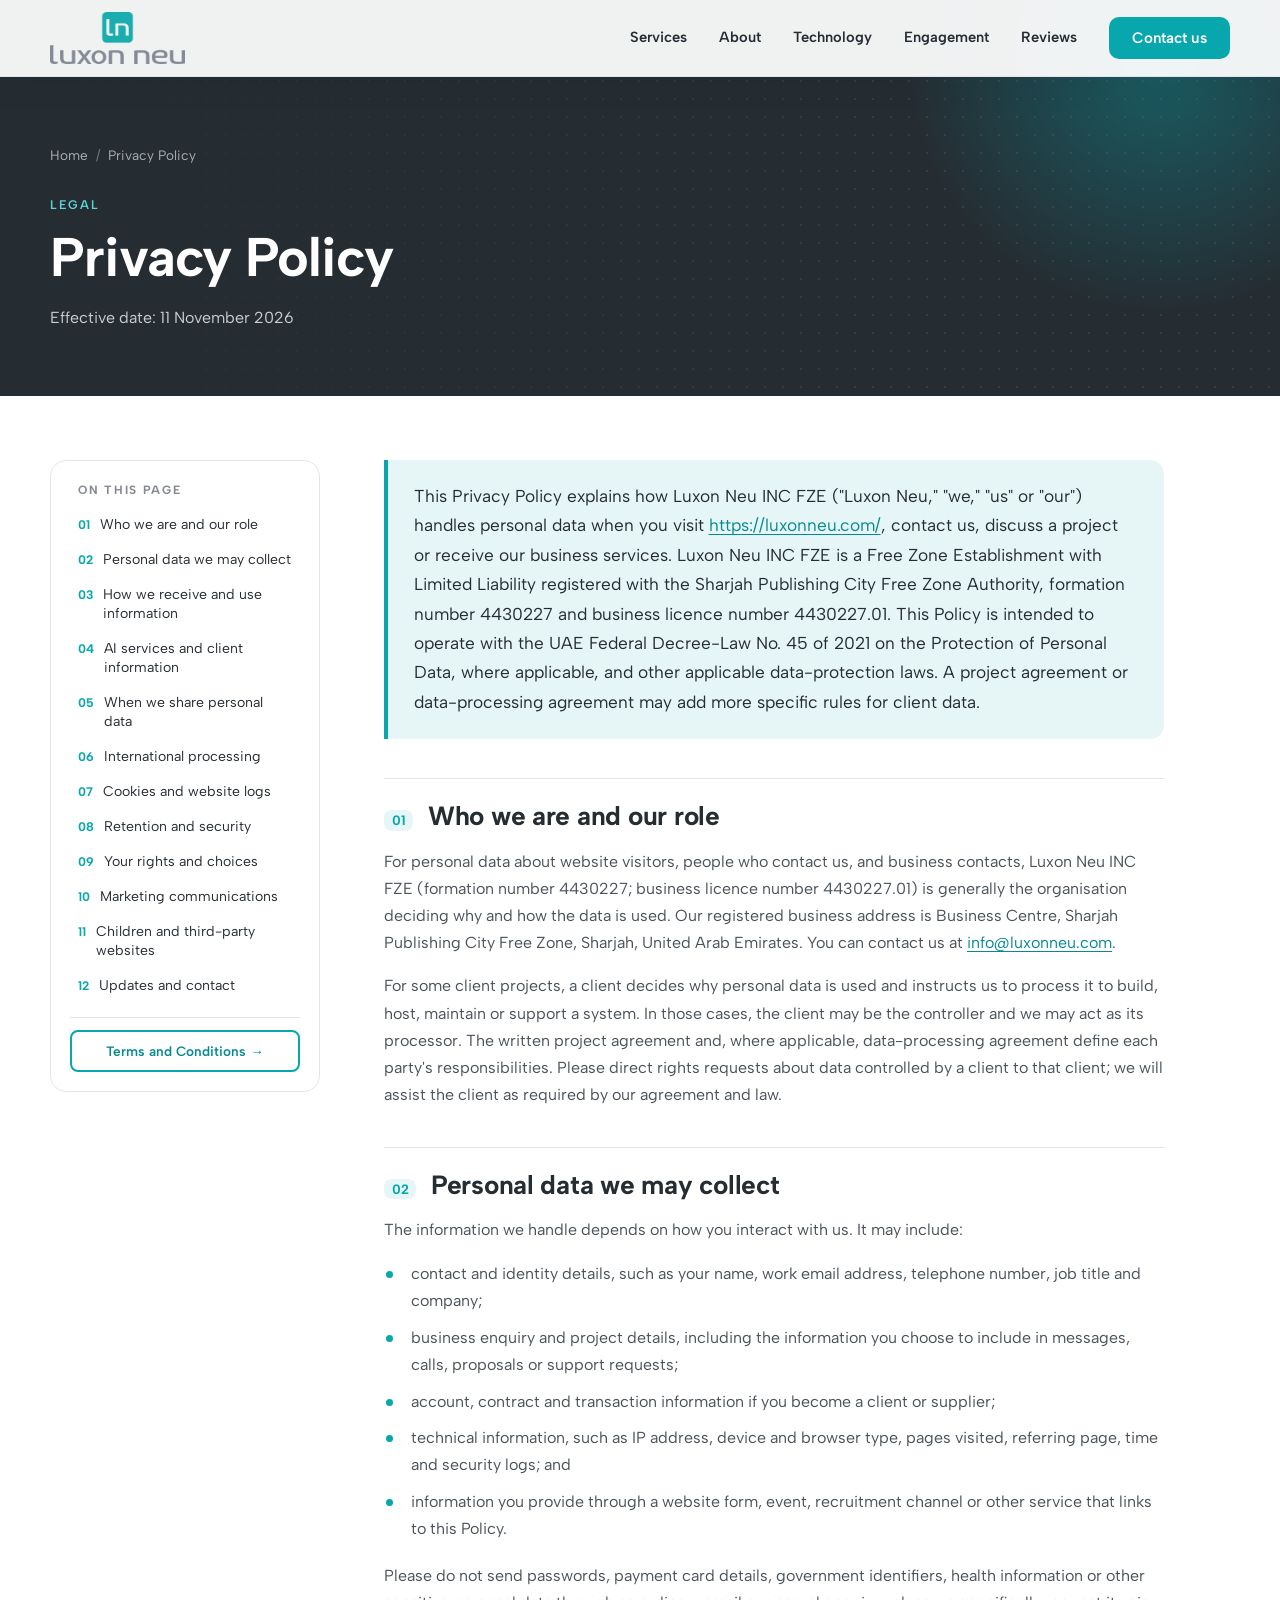
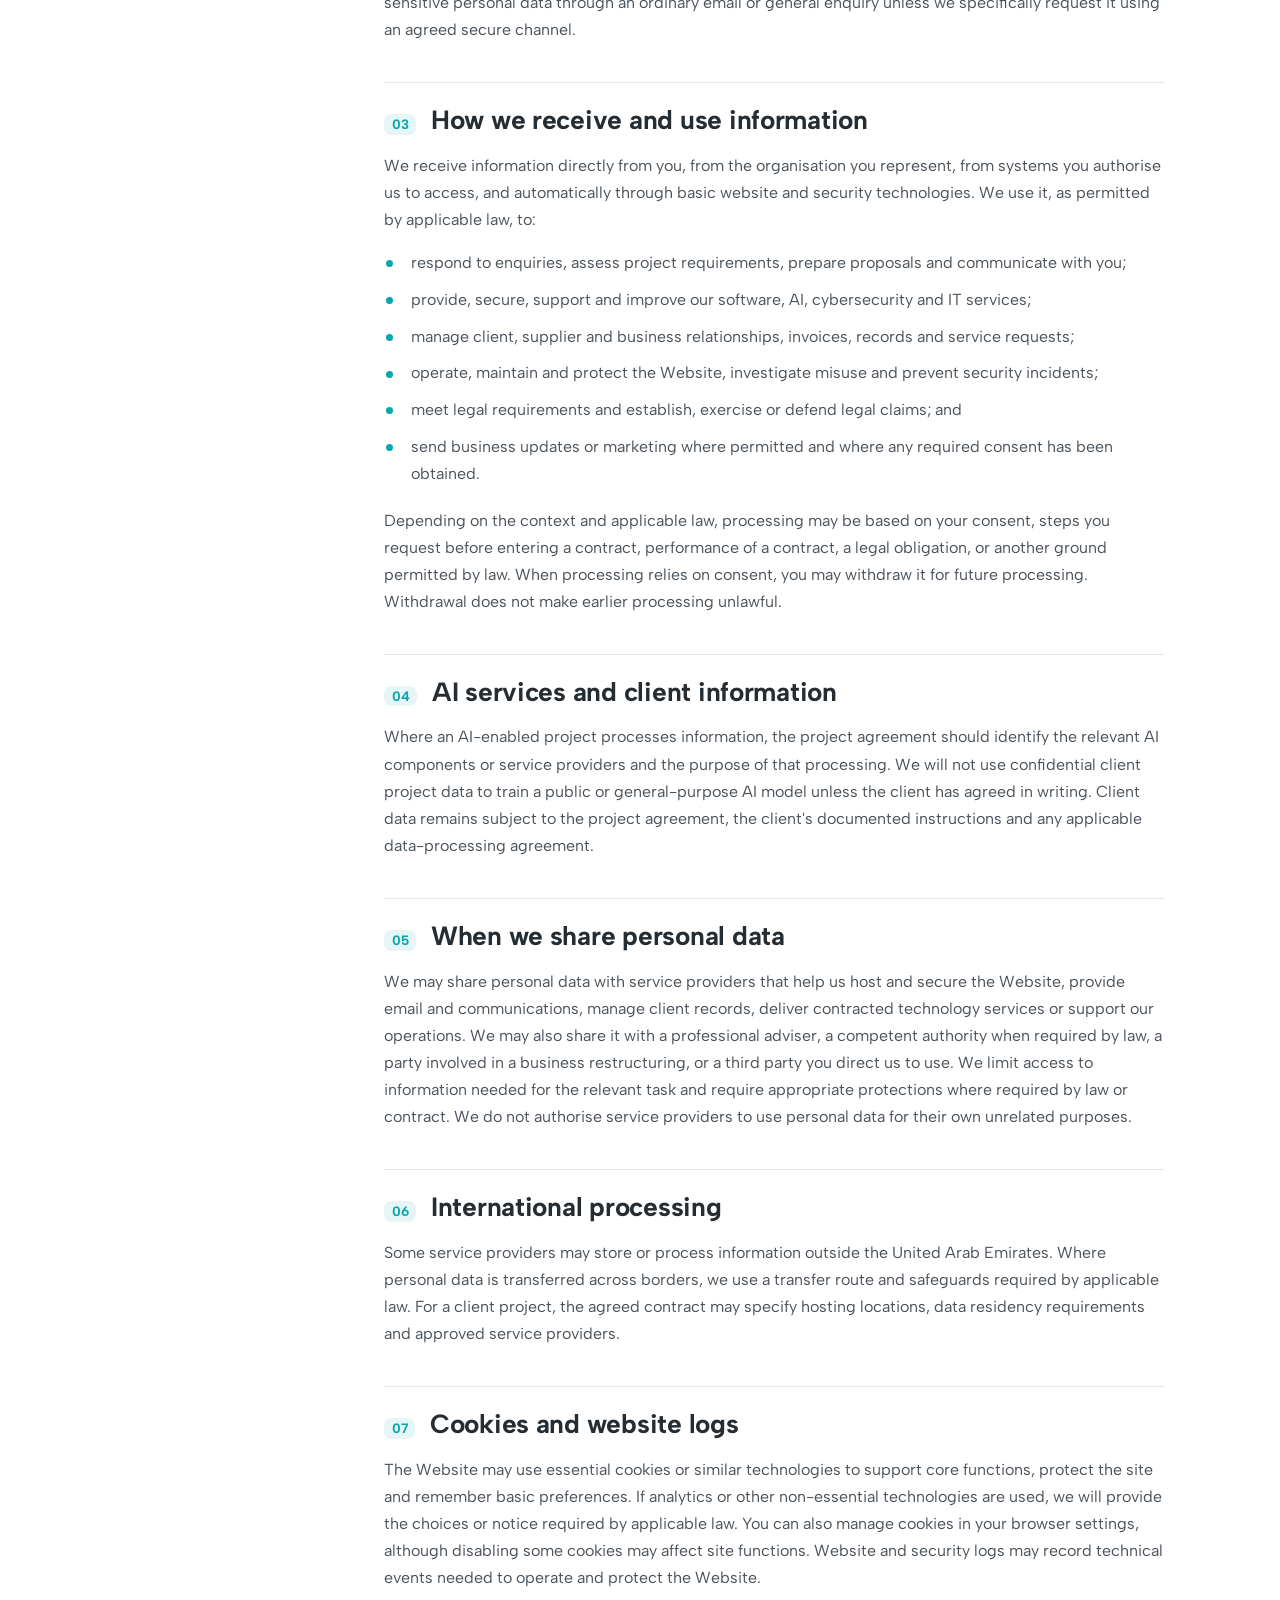
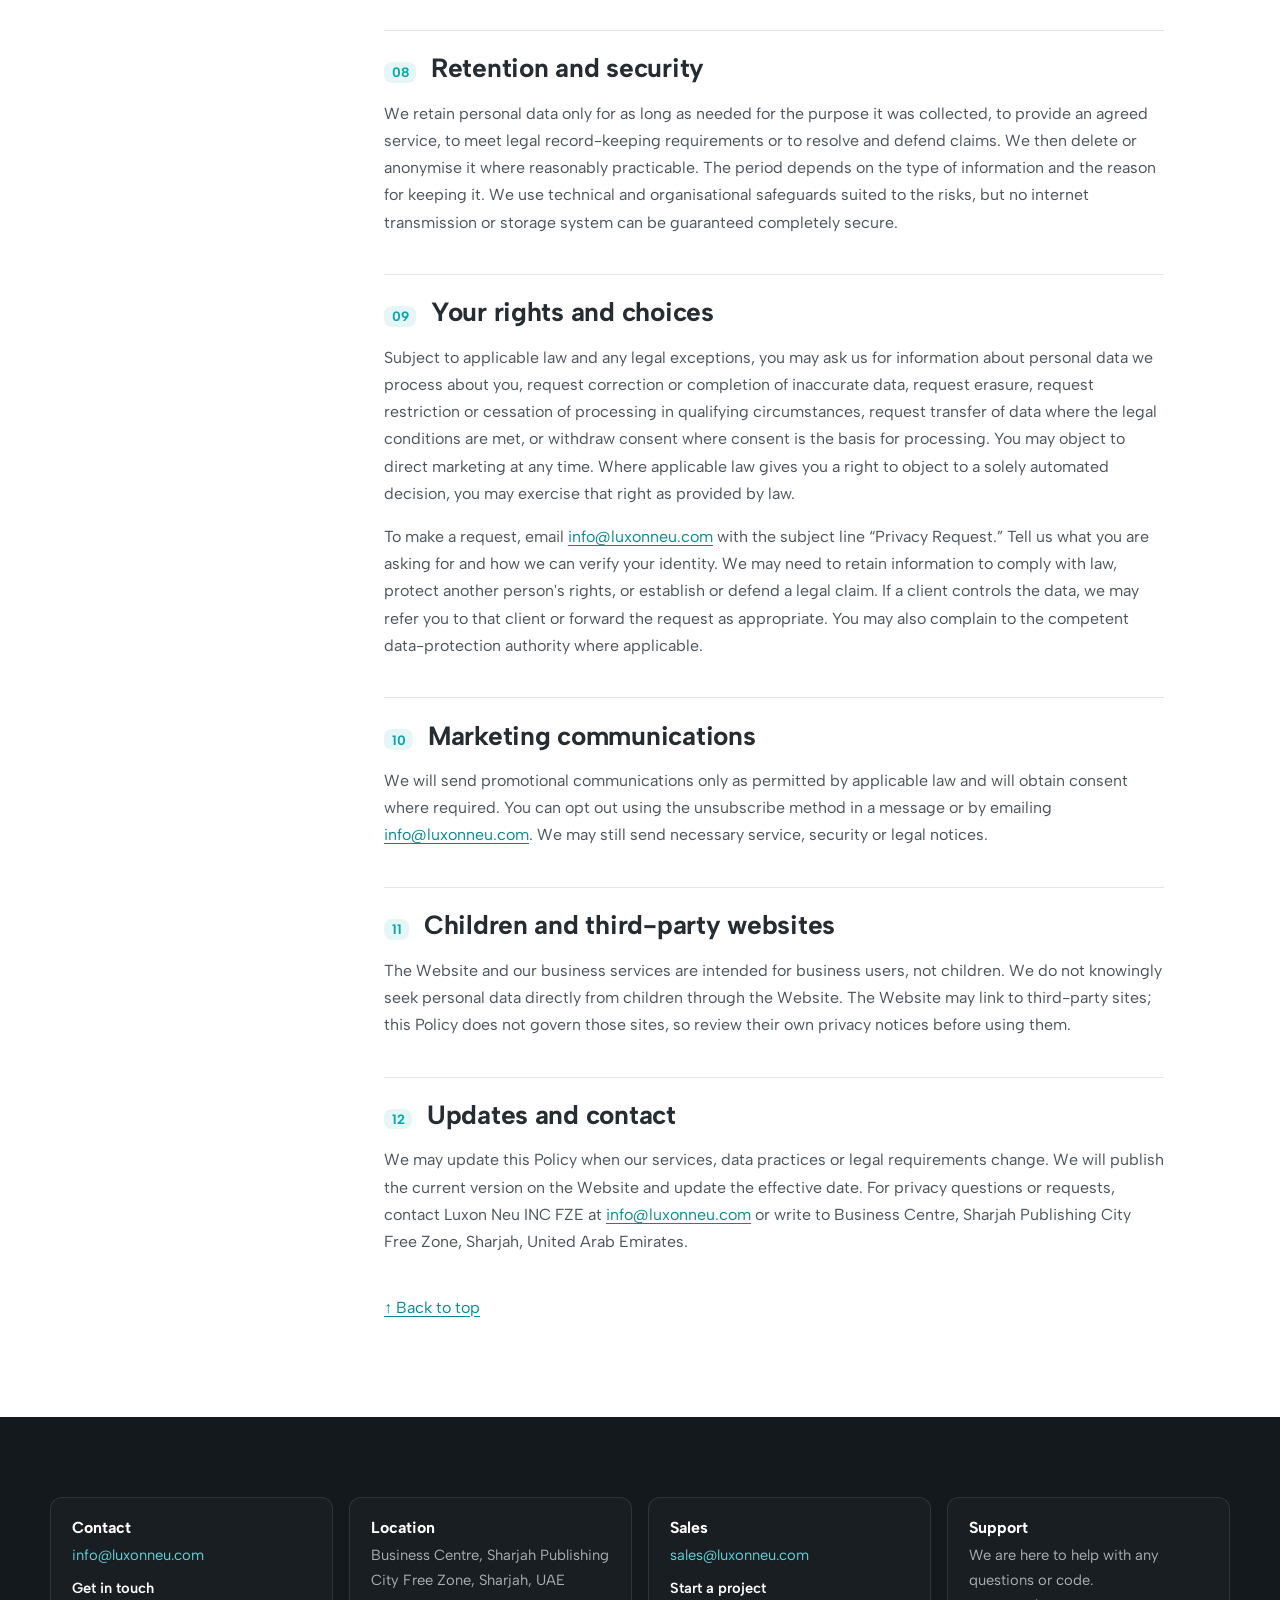
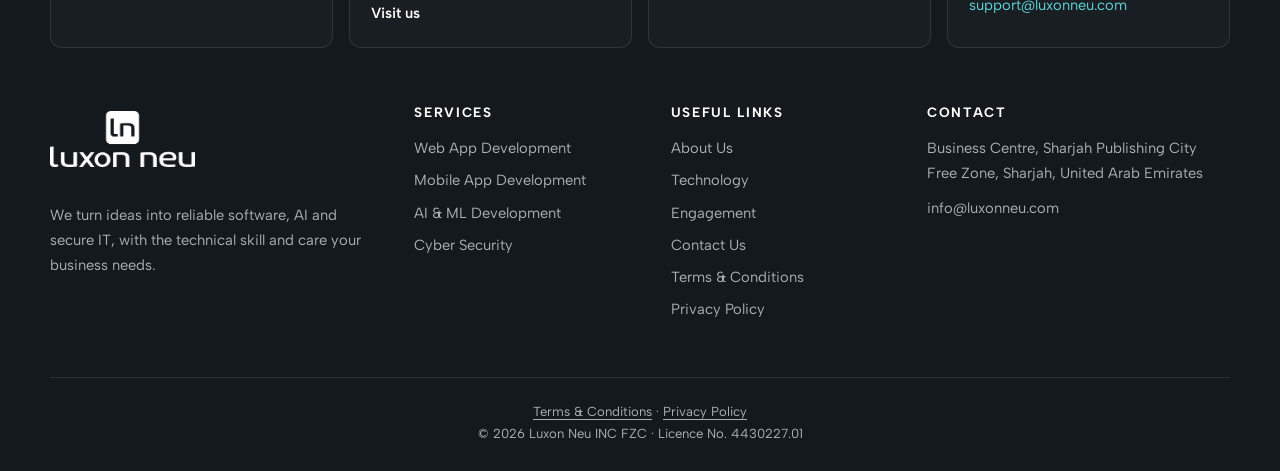
<file: privacy-policy/index.html>
<!DOCTYPE html>
<html lang="en">
<head>
<meta charset="utf-8">
<meta name="viewport" content="width=device-width, initial-scale=1, viewport-fit=cover">
<title>Privacy Policy | Luxon Neu</title>
<meta name="description" content="Privacy Policy for luxonneu.com, operated by Luxon Neu INC FZE, Sharjah Publishing City Free Zone, UAE.">
<meta name="theme-color" content="#08A6AD">
<link rel="icon" type="image/png" href="../assets/mark-color.png">
<link rel="preconnect" href="https://fonts.googleapis.com">
<link rel="preconnect" href="https://fonts.gstatic.com" crossorigin>
<link href="https://fonts.googleapis.com/css2?family=Albert+Sans:wght@400;500;600;700&family=Merriweather:ital,wght@0,400;0,700;1,400&display=swap" rel="stylesheet">
<link rel="stylesheet" href="../styles.css">
</head>
<body class="legal">
<!-- Icons -->
<svg width="0" height="0" style="position:absolute" aria-hidden="true"><defs>
<symbol id="web" viewBox="0 0 24 24"><path d="M3 5h18v14H3zM3 9h18M8 14l-2 1.5L8 17M16 14l2 1.5-2 1.5M13 13l-2 5"/></symbol>
<symbol id="mob" viewBox="0 0 24 24"><path d="M7 2h10v20H7zM11 18.5h2M7 5.5h10"/></symbol>
<symbol id="ai" viewBox="0 0 24 24"><path d="M9 3v3M15 3v3M9 18v3M15 18v3M3 9h3M3 15h3M18 9h3M18 15h3M6 6h12v12H6zM10 10h4v4h-4z"/></symbol>
<symbol id="sh" viewBox="0 0 24 24"><path d="M12 3l8 3v6c0 5-3.5 8-8 9-4.5-1-8-4-8-9V6zM9 12l2 2 4-4"/></symbol>
<symbol id="gr" viewBox="0 0 24 24"><circle cx="12" cy="12" r="3"/><path d="M12 2v3M12 19v3M2 12h3M19 12h3M5 5l2 2M17 17l2 2M19 5l-2 2M7 17l-2 2"/></symbol>
<symbol id="bx" viewBox="0 0 24 24"><path d="M3 7l9-4 9 4v10l-9 4-9-4zM3 7l9 4 9-4M12 11v10"/></symbol>
<symbol id="ml" viewBox="0 0 24 24"><path d="M3 5h18v14H3zM3 6l9 7 9-7"/></symbol>
<symbol id="pn" viewBox="0 0 24 24"><path d="M12 22s7-6 7-12a7 7 0 0 0-14 0c0 6 7 12 7 12z"/><circle cx="12" cy="10" r="2.5"/></symbol>
<symbol id="hs" viewBox="0 0 24 24"><path d="M4 14v-2a8 8 0 0 1 16 0v2M4 14h3v5H4zM17 14h3v5h-3z"/></symbol>
<symbol id="us" viewBox="0 0 24 24"><circle cx="9" cy="8" r="3.5"/><path d="M2.5 20c0-4 3-6 6.5-6s6.5 2 6.5 6M16 5a3.5 3.5 0 0 1 0 6M18 14c2.5.6 3.5 2.6 3.5 6"/></symbol>
<symbol id="ul" viewBox="0 0 24 24"><circle cx="12" cy="8" r="4"/><path d="M4 21c0-4.5 3.5-7 8-7s8 2.5 8 7"/></symbol>
<symbol id="bl" viewBox="0 0 24 24"><path d="M9 18h6M10 21h4M12 3a6 6 0 0 0-4 10.5c.7.7 1 1.5 1 2.5h6c0-1 .3-1.8 1-2.5A6 6 0 0 0 12 3z"/></symbol>
<symbol id="ck" viewBox="0 0 24 24"><circle cx="12" cy="12" r="9"/><path d="M8 12l3 3 5-6"/></symbol>
</defs></svg>
<input type="checkbox" id="nav" class="tg" aria-label="Open menu">
<header><div class="w bar">
  <a class="brand" href="../index.html" aria-label="Luxon Neu home"><img src="../assets/logo-color.png" alt="Luxon Neu" width="140" height="54"></a>
  <nav class="dn" aria-label="Main">
    <a href="../index.html#services">Services</a><a href="../index.html#about">About</a><a href="../index.html#stack">Technology</a><a href="../index.html#engage">Engagement</a><a href="../index.html#reviews">Reviews</a>
    <a href="../index.html#contact" class="btn">Contact us</a>
  </nav>
  <label class="burger" for="nav" aria-label="Menu"><i></i><i></i><i></i></label>
</div></header>
<nav class="menu" aria-label="Mobile"><a href="../index.html#services">Services</a><a href="../index.html#about">About</a><a href="../index.html#stack">Technology</a><a href="../index.html#engage">Engagement</a><a href="../index.html#reviews">Reviews</a><a href="../index.html#contact">Contact us</a></nav>
<main id="top">
<div class="lh"><div class="w">
  <nav class="crumbs" aria-label="Breadcrumb"><a href="../index.html">Home</a><span>/</span>Privacy Policy</nav>
  <span class="eyebrow">Legal</span>
  <h1>Privacy Policy</h1>
  <p class="eff">Effective date: 11 November 2026</p>
</div></div>
<div class="w lg">
  <aside class="toc" aria-label="On this page"><b>On this page</b><a href="#s1"><span>01</span>Who we are and our role</a><a href="#s2"><span>02</span>Personal data we may collect</a><a href="#s3"><span>03</span>How we receive and use information</a><a href="#s4"><span>04</span>AI services and client information</a><a href="#s5"><span>05</span>When we share personal data</a><a href="#s6"><span>06</span>International processing</a><a href="#s7"><span>07</span>Cookies and website logs</a><a href="#s8"><span>08</span>Retention and security</a><a href="#s9"><span>09</span>Your rights and choices</a><a href="#s10"><span>10</span>Marketing communications</a><a href="#s11"><span>11</span>Children and third-party websites</a><a href="#s12"><span>12</span>Updates and contact</a><div class="sw2"><a class="btn ghost-d" href="../terms-and-conditions/">Terms and Conditions →</a></div></aside>
  <article class="lbody">
    <div class="intro"><p>This Privacy Policy explains how Luxon Neu INC FZE ("Luxon Neu," "we," "us" or "our") handles personal data when you visit <a href="https://luxonneu.com/">https://luxonneu.com/</a>, contact us, discuss a project or receive our business services. Luxon Neu INC FZE is a Free Zone Establishment with Limited Liability registered with the Sharjah Publishing City Free Zone Authority, formation number 4430227 and business licence number 4430227.01. This Policy is intended to operate with the UAE Federal Decree-Law No. 45 of 2021 on the Protection of Personal Data, where applicable, and other applicable data-protection laws. A project agreement or data-processing agreement may add more specific rules for client data.</p></div>
    <section class="ls" id="s1"><h2><span class="num">01</span>Who we are and our role</h2>
<p>For personal data about website visitors, people who contact us, and business contacts, Luxon Neu INC FZE (formation number 4430227; business licence number 4430227.01) is generally the organisation deciding why and how the data is used. Our registered business address is Business Centre, Sharjah Publishing City Free Zone, Sharjah, United Arab Emirates. You can contact us at <a href="mailto:info@luxonneu.com">info@luxonneu.com</a>.</p>
<p>For some client projects, a client decides why personal data is used and instructs us to process it to build, host, maintain or support a system. In those cases, the client may be the controller and we may act as its processor. The written project agreement and, where applicable, data-processing agreement define each party's responsibilities. Please direct rights requests about data controlled by a client to that client; we will assist the client as required by our agreement and law.</p>
</section>
<section class="ls" id="s2"><h2><span class="num">02</span>Personal data we may collect</h2>
<p>The information we handle depends on how you interact with us. It may include:</p>
<ul>
<li>contact and identity details, such as your name, work email address, telephone number, job title and company;</li>
<li>business enquiry and project details, including the information you choose to include in messages, calls, proposals or support requests;</li>
<li>account, contract and transaction information if you become a client or supplier;</li>
<li>technical information, such as IP address, device and browser type, pages visited, referring page, time and security logs; and</li>
<li>information you provide through a website form, event, recruitment channel or other service that links to this Policy.</li>
</ul>
<p>Please do not send passwords, payment card details, government identifiers, health information or other sensitive personal data through an ordinary email or general enquiry unless we specifically request it using an agreed secure channel.</p>
</section>
<section class="ls" id="s3"><h2><span class="num">03</span>How we receive and use information</h2>
<p>We receive information directly from you, from the organisation you represent, from systems you authorise us to access, and automatically through basic website and security technologies. We use it, as permitted by applicable law, to:</p>
<ul>
<li>respond to enquiries, assess project requirements, prepare proposals and communicate with you;</li>
<li>provide, secure, support and improve our software, AI, cybersecurity and IT services;</li>
<li>manage client, supplier and business relationships, invoices, records and service requests;</li>
<li>operate, maintain and protect the Website, investigate misuse and prevent security incidents;</li>
<li>meet legal requirements and establish, exercise or defend legal claims; and</li>
<li>send business updates or marketing where permitted and where any required consent has been obtained.</li>
</ul>
<p>Depending on the context and applicable law, processing may be based on your consent, steps you request before entering a contract, performance of a contract, a legal obligation, or another ground permitted by law. When processing relies on consent, you may withdraw it for future processing. Withdrawal does not make earlier processing unlawful.</p>
</section>
<section class="ls" id="s4"><h2><span class="num">04</span>AI services and client information</h2>
<p>Where an AI-enabled project processes information, the project agreement should identify the relevant AI components or service providers and the purpose of that processing. We will not use confidential client project data to train a public or general-purpose AI model unless the client has agreed in writing. Client data remains subject to the project agreement, the client's documented instructions and any applicable data-processing agreement.</p>
</section>
<section class="ls" id="s5"><h2><span class="num">05</span>When we share personal data</h2>
<p>We may share personal data with service providers that help us host and secure the Website, provide email and communications, manage client records, deliver contracted technology services or support our operations. We may also share it with a professional adviser, a competent authority when required by law, a party involved in a business restructuring, or a third party you direct us to use. We limit access to information needed for the relevant task and require appropriate protections where required by law or contract. We do not authorise service providers to use personal data for their own unrelated purposes.</p>
</section>
<section class="ls" id="s6"><h2><span class="num">06</span>International processing</h2>
<p>Some service providers may store or process information outside the United Arab Emirates. Where personal data is transferred across borders, we use a transfer route and safeguards required by applicable law. For a client project, the agreed contract may specify hosting locations, data residency requirements and approved service providers.</p>
</section>
<section class="ls" id="s7"><h2><span class="num">07</span>Cookies and website logs</h2>
<p>The Website may use essential cookies or similar technologies to support core functions, protect the site and remember basic preferences. If analytics or other non-essential technologies are used, we will provide the choices or notice required by applicable law. You can also manage cookies in your browser settings, although disabling some cookies may affect site functions. Website and security logs may record technical events needed to operate and protect the Website.</p>
</section>
<section class="ls" id="s8"><h2><span class="num">08</span>Retention and security</h2>
<p>We retain personal data only for as long as needed for the purpose it was collected, to provide an agreed service, to meet legal record-keeping requirements or to resolve and defend claims. We then delete or anonymise it where reasonably practicable. The period depends on the type of information and the reason for keeping it. We use technical and organisational safeguards suited to the risks, but no internet transmission or storage system can be guaranteed completely secure.</p>
</section>
<section class="ls" id="s9"><h2><span class="num">09</span>Your rights and choices</h2>
<p>Subject to applicable law and any legal exceptions, you may ask us for information about personal data we process about you, request correction or completion of inaccurate data, request erasure, request restriction or cessation of processing in qualifying circumstances, request transfer of data where the legal conditions are met, or withdraw consent where consent is the basis for processing. You may object to direct marketing at any time. Where applicable law gives you a right to object to a solely automated decision, you may exercise that right as provided by law.</p>
<p>To make a request, email <a href="mailto:info@luxonneu.com">info@luxonneu.com</a> with the subject line “Privacy Request.” Tell us what you are asking for and how we can verify your identity. We may need to retain information to comply with law, protect another person's rights, or establish or defend a legal claim. If a client controls the data, we may refer you to that client or forward the request as appropriate. You may also complain to the competent data-protection authority where applicable.</p>
</section>
<section class="ls" id="s10"><h2><span class="num">10</span>Marketing communications</h2>
<p>We will send promotional communications only as permitted by applicable law and will obtain consent where required. You can opt out using the unsubscribe method in a message or by emailing <a href="mailto:info@luxonneu.com">info@luxonneu.com</a>. We may still send necessary service, security or legal notices.</p>
</section>
<section class="ls" id="s11"><h2><span class="num">11</span>Children and third-party websites</h2>
<p>The Website and our business services are intended for business users, not children. We do not knowingly seek personal data directly from children through the Website. The Website may link to third-party sites; this Policy does not govern those sites, so review their own privacy notices before using them.</p>
</section>
<section class="ls" id="s12"><h2><span class="num">12</span>Updates and contact</h2>
<p>We may update this Policy when our services, data practices or legal requirements change. We will publish the current version on the Website and update the effective date. For privacy questions or requests, contact Luxon Neu INC FZE at <a href="mailto:info@luxonneu.com">info@luxonneu.com</a> or write to Business Centre, Sharjah Publishing City Free Zone, Sharjah, United Arab Emirates.</p>
</section>
    <p class="back"><a href="#top">↑ Back to top</a></p>
  </article>
</div>
</main>
<footer id="contact"><div class="w">
  <div class="fb">
    <div><svg class="ico" style="display:none"></svg><h4>Contact</h4><a href="mailto:info@luxonneu.com">info@luxonneu.com</a><em>Get in touch</em></div>
    <div><h4>Location</h4>Business Centre, Sharjah Publishing City Free Zone, Sharjah, UAE<em>Visit us</em></div>
    <div><h4>Sales</h4><a href="mailto:sales@luxonneu.com">sales@luxonneu.com</a><em>Start a project</em></div>
    <div><h4>Support</h4>We are here to help with any questions or code.<br><a href="mailto:support@luxonneu.com">support@luxonneu.com</a></div>
  </div>
  <div class="fc">
    <div><a class="brand" href="../index.html#top" aria-label="Luxon Neu home"><img src="../assets/logo-white.png" alt="Luxon Neu" width="150" height="58"></a><p>We turn ideas into reliable software, AI and secure IT, with the technical skill and care your business needs.</p></div>
    <div><h5>Services</h5><a href="../index.html#services">Web App Development</a><a href="../index.html#services">Mobile App Development</a><a href="../index.html#services">AI &amp; ML Development</a><a href="../index.html#services">Cyber Security</a></div>
    <div><h5>Useful links</h5><a href="../index.html#about">About Us</a><a href="../index.html#stack">Technology</a><a href="../index.html#engage">Engagement</a><a href="../index.html#contact">Contact Us</a><a href="../terms-and-conditions/">Terms &amp; Conditions</a><a href="../privacy-policy/">Privacy Policy</a></div>
    <div><h5>Contact</h5><p>Business Centre, Sharjah Publishing City Free Zone, Sharjah, United Arab Emirates</p><a href="mailto:info@luxonneu.com">info@luxonneu.com</a></div>
  </div>
  <div class="cp"><a href="../terms-and-conditions/">Terms &amp; Conditions</a> · <a href="../privacy-policy/">Privacy Policy</a><br>© 2026 Luxon Neu INC FZC · Licence No. 4430227.01</div>
</div></footer>
<script>document.querySelector('header').classList.add('scrolled');</script>
</body>
</html>
</file>
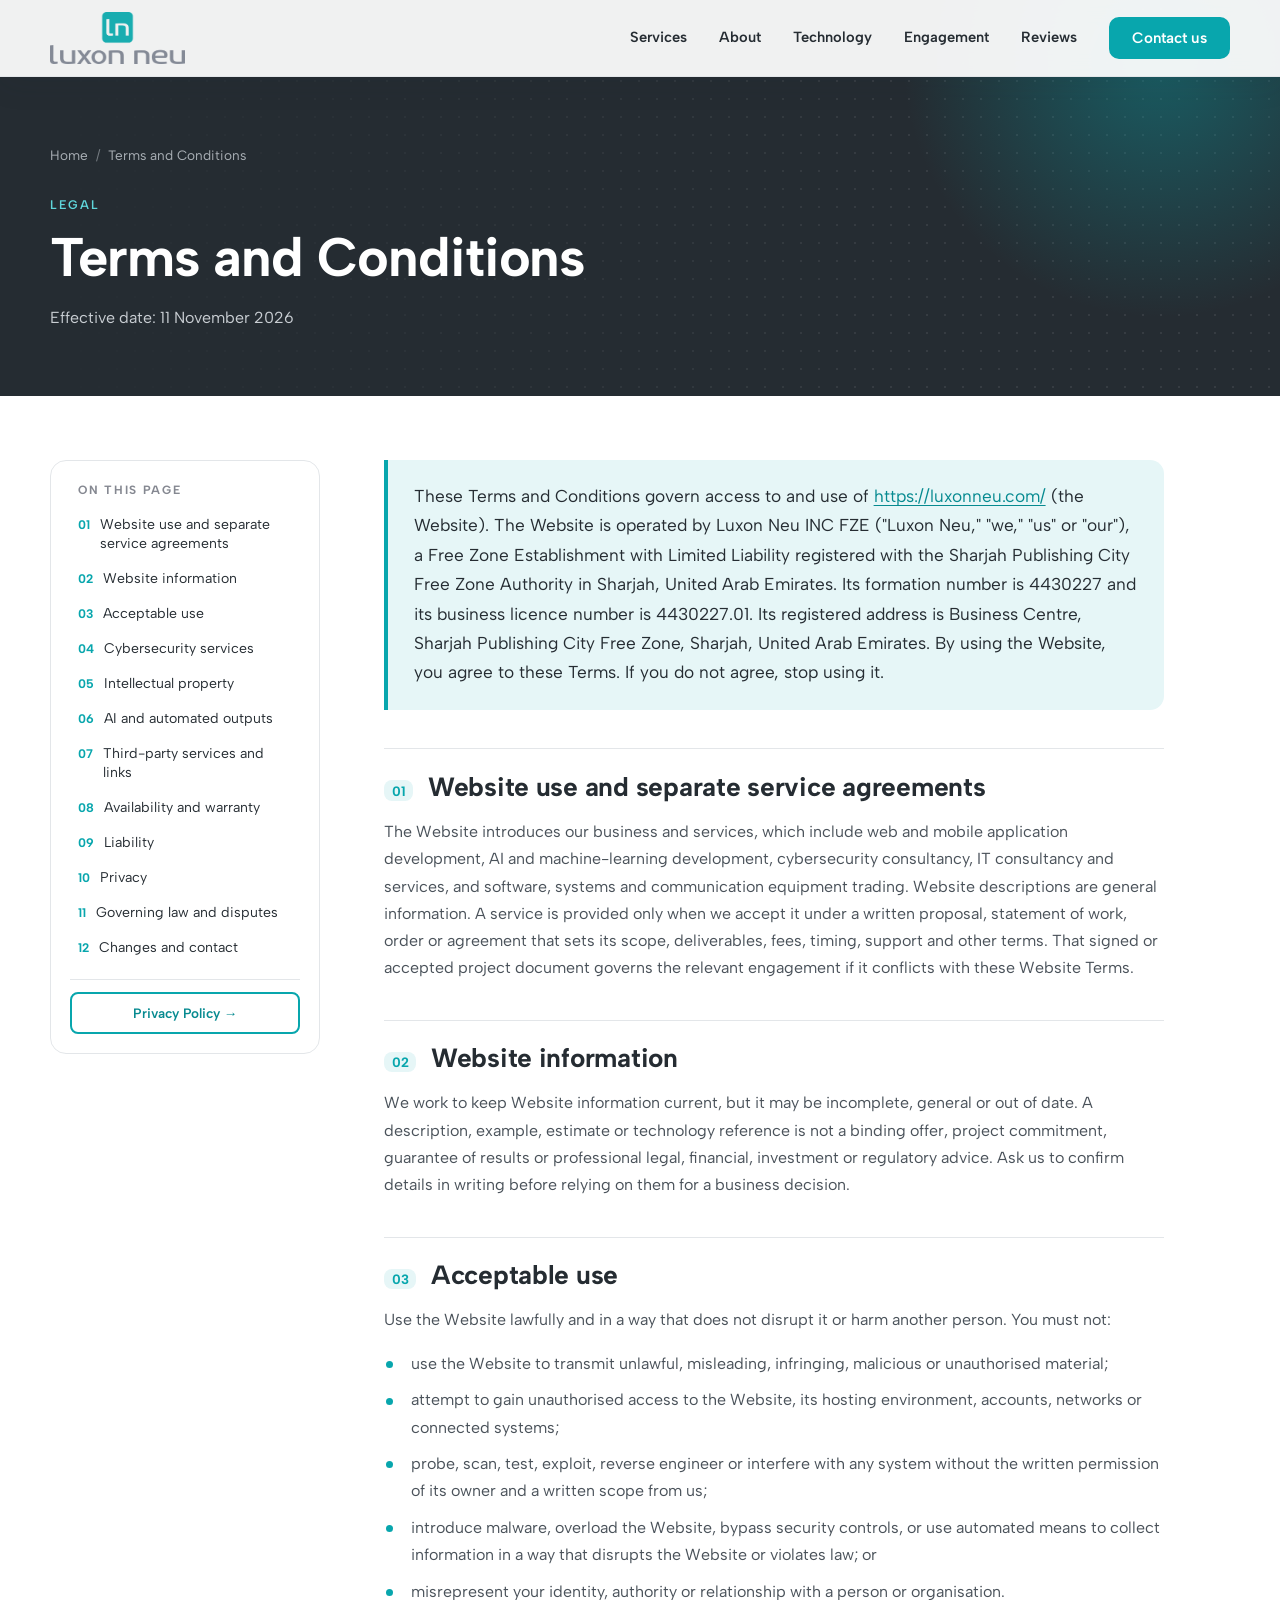
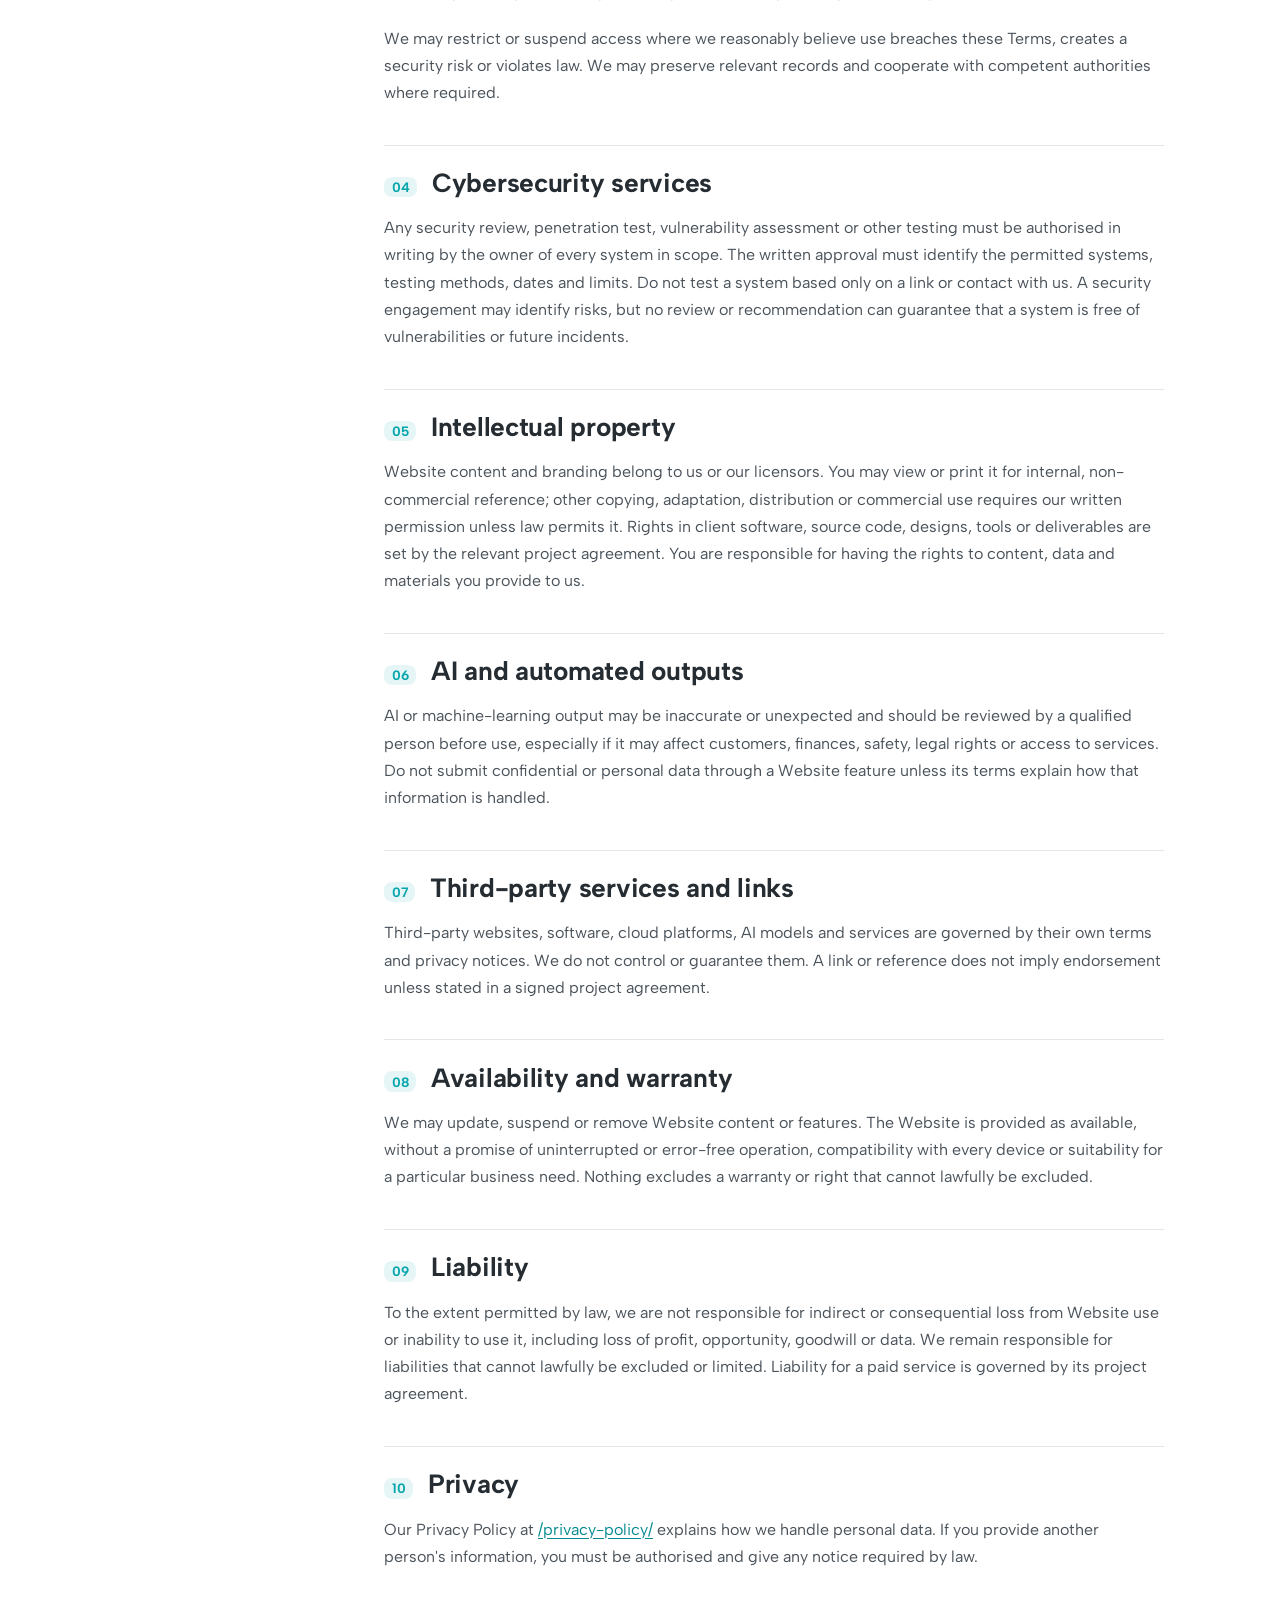
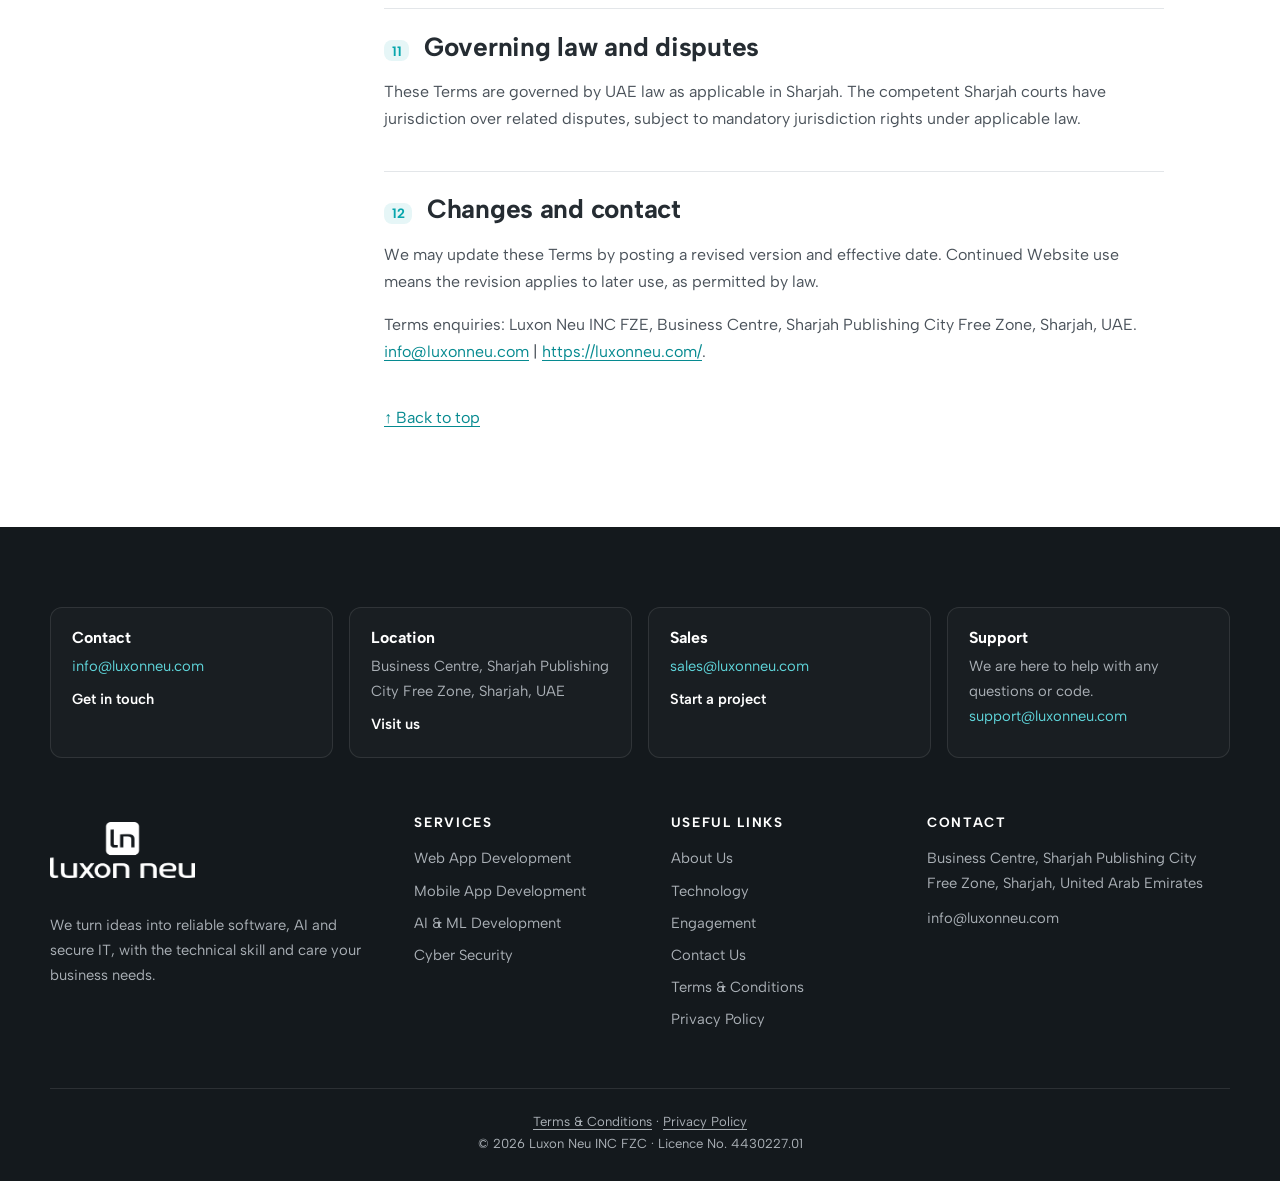
<file: terms-and-conditions/index.html>
<!DOCTYPE html>
<html lang="en">
<head>
<meta charset="utf-8">
<meta name="viewport" content="width=device-width, initial-scale=1, viewport-fit=cover">
<title>Terms and Conditions | Luxon Neu</title>
<meta name="description" content="Terms and Conditions for luxonneu.com, operated by Luxon Neu INC FZE, Sharjah Publishing City Free Zone, UAE.">
<meta name="theme-color" content="#08A6AD">
<link rel="icon" type="image/png" href="../assets/mark-color.png">
<link rel="preconnect" href="https://fonts.googleapis.com">
<link rel="preconnect" href="https://fonts.gstatic.com" crossorigin>
<link href="https://fonts.googleapis.com/css2?family=Albert+Sans:wght@400;500;600;700&family=Merriweather:ital,wght@0,400;0,700;1,400&display=swap" rel="stylesheet">
<link rel="stylesheet" href="../styles.css">
</head>
<body class="legal">
<!-- Icons -->
<svg width="0" height="0" style="position:absolute" aria-hidden="true"><defs>
<symbol id="web" viewBox="0 0 24 24"><path d="M3 5h18v14H3zM3 9h18M8 14l-2 1.5L8 17M16 14l2 1.5-2 1.5M13 13l-2 5"/></symbol>
<symbol id="mob" viewBox="0 0 24 24"><path d="M7 2h10v20H7zM11 18.5h2M7 5.5h10"/></symbol>
<symbol id="ai" viewBox="0 0 24 24"><path d="M9 3v3M15 3v3M9 18v3M15 18v3M3 9h3M3 15h3M18 9h3M18 15h3M6 6h12v12H6zM10 10h4v4h-4z"/></symbol>
<symbol id="sh" viewBox="0 0 24 24"><path d="M12 3l8 3v6c0 5-3.5 8-8 9-4.5-1-8-4-8-9V6zM9 12l2 2 4-4"/></symbol>
<symbol id="gr" viewBox="0 0 24 24"><circle cx="12" cy="12" r="3"/><path d="M12 2v3M12 19v3M2 12h3M19 12h3M5 5l2 2M17 17l2 2M19 5l-2 2M7 17l-2 2"/></symbol>
<symbol id="bx" viewBox="0 0 24 24"><path d="M3 7l9-4 9 4v10l-9 4-9-4zM3 7l9 4 9-4M12 11v10"/></symbol>
<symbol id="ml" viewBox="0 0 24 24"><path d="M3 5h18v14H3zM3 6l9 7 9-7"/></symbol>
<symbol id="pn" viewBox="0 0 24 24"><path d="M12 22s7-6 7-12a7 7 0 0 0-14 0c0 6 7 12 7 12z"/><circle cx="12" cy="10" r="2.5"/></symbol>
<symbol id="hs" viewBox="0 0 24 24"><path d="M4 14v-2a8 8 0 0 1 16 0v2M4 14h3v5H4zM17 14h3v5h-3z"/></symbol>
<symbol id="us" viewBox="0 0 24 24"><circle cx="9" cy="8" r="3.5"/><path d="M2.5 20c0-4 3-6 6.5-6s6.5 2 6.5 6M16 5a3.5 3.5 0 0 1 0 6M18 14c2.5.6 3.5 2.6 3.5 6"/></symbol>
<symbol id="ul" viewBox="0 0 24 24"><circle cx="12" cy="8" r="4"/><path d="M4 21c0-4.5 3.5-7 8-7s8 2.5 8 7"/></symbol>
<symbol id="bl" viewBox="0 0 24 24"><path d="M9 18h6M10 21h4M12 3a6 6 0 0 0-4 10.5c.7.7 1 1.5 1 2.5h6c0-1 .3-1.8 1-2.5A6 6 0 0 0 12 3z"/></symbol>
<symbol id="ck" viewBox="0 0 24 24"><circle cx="12" cy="12" r="9"/><path d="M8 12l3 3 5-6"/></symbol>
</defs></svg>
<input type="checkbox" id="nav" class="tg" aria-label="Open menu">
<header><div class="w bar">
  <a class="brand" href="../index.html" aria-label="Luxon Neu home"><img src="../assets/logo-color.png" alt="Luxon Neu" width="140" height="54"></a>
  <nav class="dn" aria-label="Main">
    <a href="../index.html#services">Services</a><a href="../index.html#about">About</a><a href="../index.html#stack">Technology</a><a href="../index.html#engage">Engagement</a><a href="../index.html#reviews">Reviews</a>
    <a href="../index.html#contact" class="btn">Contact us</a>
  </nav>
  <label class="burger" for="nav" aria-label="Menu"><i></i><i></i><i></i></label>
</div></header>
<nav class="menu" aria-label="Mobile"><a href="../index.html#services">Services</a><a href="../index.html#about">About</a><a href="../index.html#stack">Technology</a><a href="../index.html#engage">Engagement</a><a href="../index.html#reviews">Reviews</a><a href="../index.html#contact">Contact us</a></nav>
<main id="top">
<div class="lh"><div class="w">
  <nav class="crumbs" aria-label="Breadcrumb"><a href="../index.html">Home</a><span>/</span>Terms and Conditions</nav>
  <span class="eyebrow">Legal</span>
  <h1>Terms and Conditions</h1>
  <p class="eff">Effective date: 11 November 2026</p>
</div></div>
<div class="w lg">
  <aside class="toc" aria-label="On this page"><b>On this page</b><a href="#s1"><span>01</span>Website use and separate service agreements</a><a href="#s2"><span>02</span>Website information</a><a href="#s3"><span>03</span>Acceptable use</a><a href="#s4"><span>04</span>Cybersecurity services</a><a href="#s5"><span>05</span>Intellectual property</a><a href="#s6"><span>06</span>AI and automated outputs</a><a href="#s7"><span>07</span>Third-party services and links</a><a href="#s8"><span>08</span>Availability and warranty</a><a href="#s9"><span>09</span>Liability</a><a href="#s10"><span>10</span>Privacy</a><a href="#s11"><span>11</span>Governing law and disputes</a><a href="#s12"><span>12</span>Changes and contact</a><div class="sw2"><a class="btn ghost-d" href="../privacy-policy/">Privacy Policy →</a></div></aside>
  <article class="lbody">
    <div class="intro"><p>These Terms and Conditions govern access to and use of <a href="https://luxonneu.com/">https://luxonneu.com/</a> (the Website). The Website is operated by Luxon Neu INC FZE ("Luxon Neu," "we," "us" or "our"), a Free Zone Establishment with Limited Liability registered with the Sharjah Publishing City Free Zone Authority in Sharjah, United Arab Emirates. Its formation number is 4430227 and its business licence number is 4430227.01. Its registered address is Business Centre, Sharjah Publishing City Free Zone, Sharjah, United Arab Emirates. By using the Website, you agree to these Terms. If you do not agree, stop using it.</p></div>
    <section class="ls" id="s1"><h2><span class="num">01</span>Website use and separate service agreements</h2>
<p>The Website introduces our business and services, which include web and mobile application development, AI and machine-learning development, cybersecurity consultancy, IT consultancy and services, and software, systems and communication equipment trading. Website descriptions are general information. A service is provided only when we accept it under a written proposal, statement of work, order or agreement that sets its scope, deliverables, fees, timing, support and other terms. That signed or accepted project document governs the relevant engagement if it conflicts with these Website Terms.</p>
</section>
<section class="ls" id="s2"><h2><span class="num">02</span>Website information</h2>
<p>We work to keep Website information current, but it may be incomplete, general or out of date. A description, example, estimate or technology reference is not a binding offer, project commitment, guarantee of results or professional legal, financial, investment or regulatory advice. Ask us to confirm details in writing before relying on them for a business decision.</p>
</section>
<section class="ls" id="s3"><h2><span class="num">03</span>Acceptable use</h2>
<p>Use the Website lawfully and in a way that does not disrupt it or harm another person. You must not:</p>
<ul>
<li>use the Website to transmit unlawful, misleading, infringing, malicious or unauthorised material;</li>
<li>attempt to gain unauthorised access to the Website, its hosting environment, accounts, networks or connected systems;</li>
<li>probe, scan, test, exploit, reverse engineer or interfere with any system without the written permission of its owner and a written scope from us;</li>
<li>introduce malware, overload the Website, bypass security controls, or use automated means to collect information in a way that disrupts the Website or violates law; or</li>
<li>misrepresent your identity, authority or relationship with a person or organisation.</li>
</ul>
<p>We may restrict or suspend access where we reasonably believe use breaches these Terms, creates a security risk or violates law. We may preserve relevant records and cooperate with competent authorities where required.</p>
</section>
<section class="ls" id="s4"><h2><span class="num">04</span>Cybersecurity services</h2>
<p>Any security review, penetration test, vulnerability assessment or other testing must be authorised in writing by the owner of every system in scope. The written approval must identify the permitted systems, testing methods, dates and limits. Do not test a system based only on a link or contact with us. A security engagement may identify risks, but no review or recommendation can guarantee that a system is free of vulnerabilities or future incidents.</p>
</section>
<section class="ls" id="s5"><h2><span class="num">05</span>Intellectual property</h2>
<p>Website content and branding belong to us or our licensors. You may view or print it for internal, non-commercial reference; other copying, adaptation, distribution or commercial use requires our written permission unless law permits it. Rights in client software, source code, designs, tools or deliverables are set by the relevant project agreement. You are responsible for having the rights to content, data and materials you provide to us.</p>
</section>
<section class="ls" id="s6"><h2><span class="num">06</span>AI and automated outputs</h2>
<p>AI or machine-learning output may be inaccurate or unexpected and should be reviewed by a qualified person before use, especially if it may affect customers, finances, safety, legal rights or access to services. Do not submit confidential or personal data through a Website feature unless its terms explain how that information is handled.</p>
</section>
<section class="ls" id="s7"><h2><span class="num">07</span>Third-party services and links</h2>
<p>Third-party websites, software, cloud platforms, AI models and services are governed by their own terms and privacy notices. We do not control or guarantee them. A link or reference does not imply endorsement unless stated in a signed project agreement.</p>
</section>
<section class="ls" id="s8"><h2><span class="num">08</span>Availability and warranty</h2>
<p>We may update, suspend or remove Website content or features. The Website is provided as available, without a promise of uninterrupted or error-free operation, compatibility with every device or suitability for a particular business need. Nothing excludes a warranty or right that cannot lawfully be excluded.</p>
</section>
<section class="ls" id="s9"><h2><span class="num">09</span>Liability</h2>
<p>To the extent permitted by law, we are not responsible for indirect or consequential loss from Website use or inability to use it, including loss of profit, opportunity, goodwill or data. We remain responsible for liabilities that cannot lawfully be excluded or limited. Liability for a paid service is governed by its project agreement.</p>
</section>
<section class="ls" id="s10"><h2><span class="num">10</span>Privacy</h2>
<p>Our Privacy Policy at <a href="../privacy-policy/">/privacy-policy/</a> explains how we handle personal data. If you provide another person's information, you must be authorised and give any notice required by law.</p>
</section>
<section class="ls" id="s11"><h2><span class="num">11</span>Governing law and disputes</h2>
<p>These Terms are governed by UAE law as applicable in Sharjah. The competent Sharjah courts have jurisdiction over related disputes, subject to mandatory jurisdiction rights under applicable law.</p>
</section>
<section class="ls" id="s12"><h2><span class="num">12</span>Changes and contact</h2>
<p>We may update these Terms by posting a revised version and effective date. Continued Website use means the revision applies to later use, as permitted by law.</p>
<p>Terms enquiries: Luxon Neu INC FZE, Business Centre, Sharjah Publishing City Free Zone, Sharjah, UAE. <a href="mailto:info@luxonneu.com">info@luxonneu.com</a> | <a href="https://luxonneu.com/">https://luxonneu.com/</a>.</p>
</section>
    <p class="back"><a href="#top">↑ Back to top</a></p>
  </article>
</div>
</main>
<footer id="contact"><div class="w">
  <div class="fb">
    <div><svg class="ico" style="display:none"></svg><h4>Contact</h4><a href="mailto:info@luxonneu.com">info@luxonneu.com</a><em>Get in touch</em></div>
    <div><h4>Location</h4>Business Centre, Sharjah Publishing City Free Zone, Sharjah, UAE<em>Visit us</em></div>
    <div><h4>Sales</h4><a href="mailto:sales@luxonneu.com">sales@luxonneu.com</a><em>Start a project</em></div>
    <div><h4>Support</h4>We are here to help with any questions or code.<br><a href="mailto:support@luxonneu.com">support@luxonneu.com</a></div>
  </div>
  <div class="fc">
    <div><a class="brand" href="../index.html#top" aria-label="Luxon Neu home"><img src="../assets/logo-white.png" alt="Luxon Neu" width="150" height="58"></a><p>We turn ideas into reliable software, AI and secure IT, with the technical skill and care your business needs.</p></div>
    <div><h5>Services</h5><a href="../index.html#services">Web App Development</a><a href="../index.html#services">Mobile App Development</a><a href="../index.html#services">AI &amp; ML Development</a><a href="../index.html#services">Cyber Security</a></div>
    <div><h5>Useful links</h5><a href="../index.html#about">About Us</a><a href="../index.html#stack">Technology</a><a href="../index.html#engage">Engagement</a><a href="../index.html#contact">Contact Us</a><a href="../terms-and-conditions/">Terms &amp; Conditions</a><a href="../privacy-policy/">Privacy Policy</a></div>
    <div><h5>Contact</h5><p>Business Centre, Sharjah Publishing City Free Zone, Sharjah, United Arab Emirates</p><a href="mailto:info@luxonneu.com">info@luxonneu.com</a></div>
  </div>
  <div class="cp"><a href="../terms-and-conditions/">Terms &amp; Conditions</a> · <a href="../privacy-policy/">Privacy Policy</a><br>© 2026 Luxon Neu INC FZC · Licence No. 4430227.01</div>
</div></footer>
<script>document.querySelector('header').classList.add('scrolled');</script>
</body>
</html>
</file>
<file: styles.css>
/* Luxon Neu — brand theme. Colours/fonts from brand guidelines. */
:root{
  --teal:#08A6AD; --teal-d:#068a90; --teal-l:#e6f6f7;
  --grey:#858891; --black:#000; --charcoal:#252C32;
  --bg:#fff; --soft:#f4f6f7; --line:#e3e6e9;
  --f:"Albert Sans","Segoe UI",Arial,sans-serif;
  --fs:"Merriweather",Georgia,serif;
}
*,*::before,*::after{box-sizing:border-box}
html{scroll-behavior:smooth;scroll-padding-top:80px}
body{margin:0;font:400 1rem/1.7 var(--f);color:var(--charcoal);background:var(--bg);overflow-x:hidden}
a{color:inherit;text-decoration:none}
img,svg{max-width:100%}
:focus-visible{outline:2px solid var(--teal);outline-offset:3px}
.w{width:min(1180px,100% - 2.5rem);margin-inline:auto}
section{padding:clamp(4rem,8vw,6.5rem) 0}
.t{color:var(--teal)}
.eyebrow{display:inline-block;font:600 .78rem var(--f);letter-spacing:.14em;text-transform:uppercase;color:var(--teal);margin-bottom:.9rem}
h1,h2,h3,h4{font-family:var(--f);margin:0;line-height:1.15;color:var(--charcoal)}
h2{font-weight:700;font-size:clamp(1.9rem,4vw,2.9rem);letter-spacing:-.01em}
.lead{color:var(--grey);max-width:60ch;margin:1rem 0 0;font-size:1.05rem}
.sec-head{max-width:760px;margin-bottom:3rem}
.sec-head.c{margin-inline:auto;text-align:center}.sec-head.c .lead{margin-inline:auto}
.fs{font-family:var(--fs);font-style:italic}

.btn{display:inline-flex;align-items:center;gap:.5rem;font:600 .95rem var(--f);padding:.85rem 1.7rem;border-radius:10px;border:2px solid var(--teal);background:var(--teal);color:#fff;transition:.25s;cursor:pointer}
.btn:hover{background:var(--teal-d);border-color:var(--teal-d);transform:translateY(-2px);box-shadow:0 12px 26px #08a6ad40}
.btn.ghost{background:transparent;color:#fff;border-color:#ffffff55}
.btn.ghost:hover{background:#fff;color:var(--charcoal);border-color:#fff;box-shadow:none}
.arrow::after{content:"→";transition:.25s}.arrow:hover::after{transform:translateX(4px)}

/* Header */
header{position:fixed;inset:0 0 auto 0;z-index:60;background:#ffffffee;backdrop-filter:blur(12px);border-bottom:1px solid var(--line)}
.bar{display:flex;align-items:center;justify-content:space-between;height:76px}
.brand{display:flex;align-items:center;gap:.75rem}
.brand img{height:56px;width:auto;display:block}
.dn{display:flex;align-items:center;gap:2rem;font-size:.92rem;font-weight:600;color:var(--charcoal)}
.dn a:not(.btn):hover{color:var(--teal)}
.dn .btn{padding:.6rem 1.3rem;color:#fff}
.tg{position:absolute;opacity:0;pointer-events:none}
.burger{display:none;width:44px;height:44px;cursor:pointer;flex-direction:column;justify-content:center;align-items:flex-end;gap:6px}
.burger i{display:block;height:2px;width:26px;background:var(--charcoal);border-radius:2px}.burger i:nth-child(2){width:18px}
.menu{display:none}

/* Hero */
.hero{position:relative;background:var(--charcoal);color:#fff;padding:10rem 0 7rem;overflow:hidden}
.hero::before{content:"";position:absolute;inset:0;background:radial-gradient(#ffffff14 1.4px,transparent 1.5px) 0 0/18px 18px;mask-image:linear-gradient(90deg,transparent,#000 60%);-webkit-mask-image:linear-gradient(90deg,transparent,#000 60%)}
.hero::after{content:"";position:absolute;width:640px;height:640px;right:-160px;top:-160px;border-radius:50%;background:radial-gradient(circle,#08a6ad66,transparent 70%)}
.hero .w{position:relative;z-index:2;display:grid;grid-template-columns:1.25fr 1fr;gap:3rem;align-items:center}
.hero h1{color:#fff;font-weight:700;font-size:clamp(2.3rem,5.4vw,4.1rem);letter-spacing:-.02em}
.hero p{color:#c9ced3;font-size:1.15rem;max-width:52ch;margin:1.5rem 0 2.2rem}
.hero .eyebrow{color:#5fd6db}
.cta{display:flex;gap:1rem;flex-wrap:wrap}
.hv{position:relative;aspect-ratio:1;max-width:420px;margin-left:auto;width:100%}
.hv .sq{position:absolute;inset:12%;width:76%;height:76%;object-fit:contain;filter:drop-shadow(0 40px 60px #00000066)}
.hv .chip{position:absolute;background:#ffffff12;border:1px solid #ffffff25;backdrop-filter:blur(8px);color:#fff;font-weight:600;font-size:.85rem;padding:.55rem 1rem;border-radius:999px}
.hv .c1{top:4%;left:0}.hv .c2{top:30%;right:-4%}.hv .c3{bottom:10%;left:-2%}.hv .c4{bottom:0;right:8%}

/* Stats */
.stats{background:#fff;margin-top:-3rem;position:relative;z-index:3;padding:0}
.stats .w{display:grid;grid-template-columns:repeat(4,1fr);background:#fff;border-radius:16px;box-shadow:0 24px 60px #252c3218;border:1px solid var(--line)}
.stat{padding:1.8rem 1.6rem;border-right:1px solid var(--line)}.stat:last-child{border:0}
.stat b{display:block;font:700 2rem/1 var(--f);color:var(--teal)}
.stat span{font-size:.88rem;color:var(--grey)}

/* Services */
.grid3{display:grid;grid-template-columns:repeat(3,1fr);gap:1.4rem}
.card{position:relative;padding:2rem;border:1px solid var(--line);border-radius:16px;background:#fff;transition:.3s;overflow:hidden}
.card::before{content:"";position:absolute;left:0;top:0;height:4px;width:0;background:var(--teal);transition:.35s}
.card:hover{transform:translateY(-6px);box-shadow:0 22px 50px #252c3214;border-color:transparent}.card:hover::before{width:100%}
.ico{width:56px;height:56px;border-radius:14px;background:var(--teal-l);display:grid;place-items:center;color:var(--teal);margin-bottom:1.2rem}
.ico svg{width:28px;height:28px;fill:none;stroke:currentColor;stroke-width:1.6;stroke-linecap:round;stroke-linejoin:round}
.card h3{font-size:1.2rem;font-weight:700;margin-bottom:.6rem}
.card p{margin:0 0 1.2rem;color:var(--grey);font-size:.95rem}
.card a{font-weight:700;font-size:.9rem;color:var(--teal)}

/* Why */
.why{background:var(--soft)}
.why .grid3{grid-template-columns:repeat(3,1fr)}
.wc{display:flex;gap:1rem;padding:1.5rem;background:#fff;border-radius:14px;border:1px solid var(--line)}
.wc .ico{margin:0;flex:none;width:48px;height:48px}
.wc h3{font-size:1.02rem;margin-bottom:.25rem}.wc p{margin:0;color:var(--grey);font-size:.9rem}

/* About */
.ab{display:grid;grid-template-columns:1fr 1.1fr;gap:clamp(2rem,6vw,5rem);align-items:center}
.vis{position:relative;aspect-ratio:1/.9;border-radius:24px;background:var(--charcoal);overflow:hidden;display:grid;place-items:center}
.vis::before{content:"";position:absolute;inset:0;background:radial-gradient(#08a6ad66 1.5px,transparent 1.6px) 0 0/16px 16px}
.vis .m{position:relative;width:38%;height:auto;filter:drop-shadow(0 30px 40px #0008)}
.vis .tag{position:absolute;left:1.4rem;bottom:1.4rem;right:1.4rem;color:#fff;font:700 clamp(1.1rem,2.4vw,1.6rem)/1.2 var(--f);letter-spacing:.02em}
.vis .tag span{color:#5fd6db}
.ab h4{font:700 1.35rem var(--f);margin:1rem 0 .4rem}
.ab p{color:var(--grey);margin:.8rem 0}
.ab .btn{margin-top:1rem}

/* Tabs */
.tabs input{position:absolute;opacity:0;pointer-events:none}
.tb{display:flex;justify-content:center;flex-wrap:wrap;gap:.5rem;margin-bottom:2rem}
.tb label{cursor:pointer;padding:.6rem 1.2rem;border-radius:999px;font-size:.85rem;font-weight:600;color:var(--grey);border:1px solid var(--line);background:#fff;transition:.2s}
.tb label:hover{border-color:var(--teal);color:var(--teal)}
.tp>div{display:none;text-align:center}
.tp>div>p{max-width:58ch;margin:0 auto;color:var(--grey)}
#t1:checked~.tp .p1,#t2:checked~.tp .p2,#t3:checked~.tp .p3,#t4:checked~.tp .p4,#t5:checked~.tp .p5,#t6:checked~.tp .p6,
#e1:checked~.tp .q1,#e2:checked~.tp .q2,#e3:checked~.tp .q3{display:block;animation:fi .5s ease}
#t1:checked~.tb [for=t1],#t2:checked~.tb [for=t2],#t3:checked~.tb [for=t3],#t4:checked~.tb [for=t4],#t5:checked~.tb [for=t5],#t6:checked~.tb [for=t6]{background:var(--teal);border-color:var(--teal);color:#fff}
@keyframes fi{from{opacity:0;transform:translateY(8px)}to{opacity:1;transform:none}}

.ch-wrap{overflow:hidden;margin-top:2rem;mask-image:linear-gradient(90deg,transparent,#000 8%,#000 92%,transparent);-webkit-mask-image:linear-gradient(90deg,transparent,#000 8%,#000 92%,transparent)}
.ch{display:flex;gap:1.1rem;width:max-content;animation:sl 40s linear infinite;padding:.5rem 0 1rem}
.ch:hover{animation-play-state:paused}
@keyframes sl{to{transform:translateX(-50%)}}
.ch span{display:flex;align-items:center;gap:.7rem;padding:.7rem 1.3rem;border:1px solid var(--line);border-radius:12px;background:#fff;font-weight:600;font-size:1rem;white-space:nowrap;transition:.25s}
.ch span:hover{border-color:var(--teal);transform:translateY(-3px)}
.ch i{font-size:1.7rem}

/* Engagement (dark) */
.eng{background:var(--charcoal);color:#fff;position:relative;overflow:hidden}
.eng::before{content:"";position:absolute;inset:0;background:radial-gradient(#ffffff10 1.4px,transparent 1.5px) 0 0/18px 18px}
.eng .w{position:relative}
.eng h2{color:#fff}.eng .lead{color:#b4bac0}
.et{display:grid;grid-template-columns:repeat(3,1fr);gap:1rem;margin-bottom:2rem}
.et label{cursor:pointer;padding:1.4rem;border:1px solid #ffffff25;border-radius:14px;background:#ffffff08;transition:.25s;display:flex;gap:1rem;align-items:center;font-weight:600}
.et label .ico{margin:0;background:#ffffff14;color:#5fd6db}
.et label:hover{border-color:var(--teal)}
#e1:checked~.et [for=e1],#e2:checked~.et [for=e2],#e3:checked~.et [for=e3]{background:var(--teal);border-color:var(--teal)}
#e1:checked~.et [for=e1] .ico,#e2:checked~.et [for=e2] .ico,#e3:checked~.et [for=e3] .ico{background:#ffffff26;color:#fff}
.eng .tp>div{text-align:left;background:#ffffff0d;border:1px solid #ffffff1f;border-radius:18px;padding:2.2rem}
.eng .tp h3{color:#fff;font-size:1.5rem;margin-bottom:1rem}
.eng ul{list-style:none;margin:0;padding:0;display:grid;gap:.7rem;color:#d3d7db}
.eng li::before{content:"✓";color:#5fd6db;font-weight:700;margin-right:.7rem}
.eng .tp>div>p{margin:0 0 1.5rem;color:#c3c8cd;max-width:62ch}
.steps{display:grid;grid-template-columns:repeat(4,1fr);gap:1rem}
.step{background:#ffffff0d;border:1px solid #ffffff1f;border-top:3px solid var(--teal);border-radius:12px;padding:1.4rem;position:relative}
.step .sn{position:absolute;right:1rem;top:.6rem;font:700 2rem var(--f);color:#ffffff1c}
.step h4{color:#fff;font-size:1.02rem;margin-bottom:.4rem}.step p{margin:0;font-size:.88rem;color:#b4bac0}
.head-tag{display:inline-block;background:#08a6ad33;color:#5fd6db;border-radius:99px;padding:.25rem .9rem;font-size:.75rem;font-weight:700;letter-spacing:.08em;text-transform:uppercase;margin-bottom:.8rem}

/* Reviews */
.rv{display:grid;grid-template-columns:repeat(3,1fr);gap:1.4rem}
.rc{padding:1.8rem;border:1px solid var(--line);border-radius:16px;background:#fff;position:relative}
.rc::after{content:"”";position:absolute;right:1.2rem;top:.2rem;font:700 5rem/1 var(--fs);color:var(--teal-l)}
.rc p{font-family:var(--fs);font-size:.92rem;color:var(--grey);margin:0 0 1.2rem;position:relative;z-index:1}
.who{display:flex;gap:.8rem;align-items:center}
.av{width:44px;height:44px;border-radius:50%;background:var(--teal);color:#fff;display:grid;place-items:center;font-weight:700}
.who b{display:block;line-height:1.2}.who small{color:var(--grey)}
.st{color:var(--teal);letter-spacing:.1em;display:block;margin-bottom:.6rem}
.note{text-align:center;font-size:.8rem;color:var(--grey);margin-top:1.4rem}

/* Licence */
.lic{background:var(--soft)}
.licg{display:grid;grid-template-columns:repeat(3,1fr);gap:1.2rem;margin-bottom:2.5rem}
.licg div{background:#fff;border:1px solid var(--line);border-radius:14px;padding:1.5rem;display:flex;gap:1rem;align-items:center}
.licg .ico{margin:0;flex:none}
.licg b{display:block}.licg span{font-size:.85rem;color:var(--grey)}
.acts{background:#fff;border:1px solid var(--line);border-radius:16px;padding:2.2rem;border-top:4px solid var(--teal)}
.acts h3{font-size:1.3rem;margin-bottom:1.3rem}
.acts ul{list-style:none;margin:0;padding:0;display:grid;gap:1rem}
.acts li{position:relative;padding-left:2.2rem;color:var(--grey);font-size:.95rem}
.acts li::before{content:"✓";position:absolute;left:0;top:2px;width:22px;height:22px;border-radius:50%;background:var(--teal);color:#fff;display:grid;place-items:center;font-size:.72rem;font-weight:700}

/* CTA band */
.band{background:var(--teal);color:#fff;padding:4rem 0}
.band .w{display:flex;justify-content:space-between;align-items:center;gap:2rem;flex-wrap:wrap}
.band h2{color:#fff;max-width:20ch}
.band .btn{background:#fff;color:var(--charcoal);border-color:#fff}
.band .btn:hover{background:var(--charcoal);color:#fff;border-color:var(--charcoal)}

/* Footer */
footer{background:#14191d;color:#aab0b6;padding:5rem 0 1.6rem;font-size:.92rem}
.fb{display:grid;grid-template-columns:repeat(4,1fr);gap:1rem;margin-bottom:3.5rem}
.fb div{border:1px solid #ffffff1a;border-radius:12px;padding:1.3rem;background:#ffffff06}
.fb h4{color:#fff;font-size:1rem;margin-bottom:.4rem}
.fb a{color:#5fd6db;word-break:break-all}.fb a:hover{text-decoration:underline}
.fb em{display:block;font-style:normal;font-weight:600;color:#fff;margin-top:.5rem}
.fc{display:grid;grid-template-columns:1.5fr 1fr 1fr 1.4fr;gap:2.5rem}
.fc h5{color:#fff;font:700 .85rem var(--f);letter-spacing:.12em;text-transform:uppercase;margin:0 0 1rem}
.fc a{display:block;margin:.45rem 0}.fc a:hover{color:#5fd6db}
.fc p{margin:.6rem 0}
.fc .brand img{height:64px}
.cp{margin-top:3rem;padding-top:1.4rem;border-top:1px solid #ffffff1a;text-align:center;font-size:.82rem}

/* Responsive */
@media(max-width:960px){
  .dn{display:none}.burger{display:flex}
  .menu{display:block;position:fixed;top:76px;right:1rem;width:min(270px,calc(100% - 2rem));background:#fff;border:1px solid var(--line);border-radius:12px;box-shadow:0 20px 40px #0002;padding:.6rem 1.2rem;opacity:0;visibility:hidden;transform:translateY(-8px);transition:.25s;z-index:70}
  .menu a{display:block;padding:.7rem 0;border-bottom:1px solid var(--line);font-weight:600}.menu a:last-child{border:0;color:var(--teal)}
  #nav:checked~.menu{opacity:1;visibility:visible;transform:none}
  .hero .w,.ab{grid-template-columns:1fr}.hv{display:none}
  .grid3,.why .grid3,.rv,.licg,.et{grid-template-columns:1fr 1fr}
  .steps,.fb{grid-template-columns:1fr 1fr}.fc{grid-template-columns:1fr 1fr}
  .stats .w{grid-template-columns:1fr 1fr}.stat:nth-child(2){border-right:0}.stat:nth-child(-n+2){border-bottom:1px solid var(--line)}
}
@media(max-width:620px){
  .grid3,.why .grid3,.rv,.licg,.et,.steps,.fb,.fc{grid-template-columns:1fr}
  .hero{padding:8rem 0 6rem}
}
@media(prefers-reduced-motion:reduce){
  *,*::before,*::after{animation:none!important;transition:none!important}
  .ch{flex-wrap:wrap;width:auto;justify-content:center}.ch-wrap{mask-image:none;-webkit-mask-image:none}
}


/* ===== v3: photos & motion ===== */
header.scrolled{box-shadow:0 8px 30px #252c3218}
.hero{background:linear-gradient(100deg,#252c32 30%,#252c32d9 60%,#252c32aa),url("https://images.unsplash.com/photo-1451187580459-43490279c0fa?auto=format&fit=crop&w=1800&q=75") center/cover no-repeat,var(--charcoal)}
.hv .frame{position:absolute;inset:6% 4% 14% 8%;border-radius:28px;overflow:hidden;background:linear-gradient(135deg,#08a6ad,#252c32);box-shadow:0 40px 80px #0007;border:1px solid #ffffff30}
.hv .frame img{width:100%;height:100%;object-fit:cover}
.hv .sq{inset:auto;left:-6%;bottom:2%;width:34%;height:auto;filter:drop-shadow(0 20px 30px #0009)}
.hv .c1{top:2%;left:auto;right:-2%}.hv .c2{top:38%;right:-8%}.hv .c3{bottom:6%;left:34%}.hv .c4{display:none}

.trust{padding:3rem 0 0}.trust .w{text-align:center}
.trust p{margin:0 0 1rem;font:600 .78rem var(--f);letter-spacing:.14em;text-transform:uppercase;color:var(--grey)}
.tl{display:flex;justify-content:center;flex-wrap:wrap;gap:.8rem 2.6rem}
.tl span{font:700 1.2rem var(--f);color:#b3b7bd;letter-spacing:-.01em;transition:.25s}.tl span:hover{color:var(--teal)}

.card{padding:0}
.card .ph{height:170px;overflow:hidden;background:linear-gradient(135deg,#08a6ad,#252c32);position:relative}
.card .ph::after{content:"";position:absolute;inset:0;background:linear-gradient(180deg,transparent 45%,#252c3266)}
.card .ph img{width:100%;height:100%;object-fit:cover;transition:transform .6s}
.card:hover .ph img{transform:scale(1.07)}
.card .cb{padding:0 1.8rem 1.8rem;position:relative}
.card .cb .ico{margin:-28px 0 1.1rem;border:4px solid #fff;box-shadow:0 10px 24px #252c3218;background:var(--teal);color:#fff;position:relative;z-index:2}

.collage{position:relative;aspect-ratio:1/.95}
.collage .c1,.collage .c2{position:absolute;overflow:hidden;border-radius:22px;background:linear-gradient(135deg,#08a6ad,#252c32);box-shadow:0 24px 60px #252c3230}
.collage .c1{inset:0 22% 24% 0}.collage .c2{inset:34% 0 0 36%;border:6px solid #fff}
.collage img:not(.m){width:100%;height:100%;object-fit:cover}
.collage .m{position:absolute;left:6%;bottom:4%;width:24%;filter:drop-shadow(0 16px 24px #252c3255)}
.collage .tag{position:absolute;right:0;top:4%;background:var(--charcoal);color:#fff;padding:.7rem 1.1rem;border-radius:12px;font:700 .95rem var(--f);box-shadow:0 16px 34px #252c3240}
.collage .tag span{color:#5fd6db}

.show{background:var(--soft)}
.sw{display:grid;grid-template-columns:1.1fr 1fr;gap:clamp(2rem,6vw,5rem);align-items:center}
.sv{position:relative}
.shot{border-radius:20px;overflow:hidden;aspect-ratio:1.2/1;background:linear-gradient(135deg,#252c32,#08a6ad);box-shadow:0 30px 70px #252c3230}
.shot img{width:100%;height:100%;object-fit:cover}
.float{position:absolute;background:#fff;border-radius:14px;padding:.8rem 1.1rem;box-shadow:0 18px 40px #252c3230;border:1px solid var(--line);animation:bob 5s ease-in-out infinite}
.float b{display:block;font-size:.95rem;color:var(--charcoal)}.float span{font-size:.78rem;color:var(--grey)}
.float::before{content:"";display:inline-block;width:9px;height:9px;border-radius:50%;background:var(--teal);margin-right:.5rem;box-shadow:0 0 0 4px var(--teal-l)}
.f1{left:-4%;bottom:12%}.f2{right:-3%;top:10%;animation-delay:-2.5s}
@keyframes bob{50%{transform:translateY(-8px)}}
.ticks{list-style:none;margin:1.4rem 0 1.8rem;padding:0;display:grid;gap:.8rem}
.ticks li{position:relative;padding-left:2rem;color:var(--charcoal)}
.ticks li::before{content:"✓";position:absolute;left:0;top:2px;width:22px;height:22px;border-radius:50%;background:var(--teal);color:#fff;display:grid;place-items:center;font-size:.72rem;font-weight:700}

.band{background:linear-gradient(100deg,#08a6adee,#068a90e6),url("https://images.unsplash.com/photo-1531297484001-80022131f5a1?auto=format&fit=crop&w=1600&q=75") center/cover,var(--teal)}

.js .reveal{opacity:0;transform:translateY(26px);transition:opacity .7s ease,transform .7s cubic-bezier(.2,.8,.2,1)}
.js .reveal.in{opacity:1;transform:none}

@media(max-width:960px){.sw{grid-template-columns:1fr}.hv{display:block;max-width:360px;margin:1rem auto 0}.f1{left:0}.f2{right:0}}
@media(max-width:620px){.hv{display:none}.card .ph{height:150px}}
@media(prefers-reduced-motion:reduce){.js .reveal{opacity:1;transform:none}.float{animation:none}}

.js .card.reveal.in:hover{transform:translateY(-6px);transition-delay:0s!important}


/* ===== Legal pages ===== */
.lh{background:var(--charcoal);color:#fff;padding:9rem 0 4rem;position:relative;overflow:hidden}
.lh::before{content:"";position:absolute;inset:0;background:radial-gradient(#ffffff14 1.4px,transparent 1.5px) 0 0/18px 18px;mask-image:linear-gradient(90deg,transparent,#000 70%);-webkit-mask-image:linear-gradient(90deg,transparent,#000 70%)}
.lh::after{content:"";position:absolute;width:520px;height:520px;right:-140px;top:-200px;border-radius:50%;background:radial-gradient(circle,#08a6ad66,transparent 70%)}
.lh .w{position:relative;z-index:1}
.lh h1{color:#fff;font-size:clamp(2.1rem,5vw,3.4rem);font-weight:700;letter-spacing:-.02em}
.lh .eyebrow{color:#5fd6db}
.eff{margin:1rem 0 0;color:#c9ced3}
.crumbs{font-size:.85rem;color:#aab0b6;margin-bottom:1.4rem}.crumbs span{margin:0 .5rem;opacity:.6}.crumbs a:hover{color:#5fd6db}
.lg{display:grid;grid-template-columns:270px 1fr;gap:clamp(2rem,5vw,4.5rem);padding:4rem 0 5rem;align-items:start}
.toc{position:sticky;top:96px;display:grid;gap:.1rem;border:1px solid var(--line);border-radius:16px;padding:1.2rem;background:#fff;max-height:calc(100vh - 120px);overflow:auto}
.toc>b{font:700 .75rem var(--f);letter-spacing:.14em;text-transform:uppercase;color:var(--grey);margin:.2rem .5rem .6rem}
.toc a{display:flex;gap:.6rem;padding:.45rem .5rem;border-radius:8px;font-size:.88rem;color:var(--charcoal);line-height:1.35;transition:.2s}
.toc a span{color:var(--teal);font-weight:700;font-size:.78rem;padding-top:.1rem}
.toc a:hover{background:var(--teal-l);color:var(--teal-d)}
.sw2{margin-top:.8rem;padding-top:.8rem;border-top:1px solid var(--line)}
.btn.ghost-d{background:transparent;color:var(--teal-d);border-color:var(--teal);padding:.6rem 1rem;font-size:.85rem;width:100%;justify-content:center}
.btn.ghost-d:hover{background:var(--teal);color:#fff}
.lbody{max-width:780px;min-width:0}
.lbody .intro{font-size:1.08rem;color:var(--charcoal);padding:1.4rem 1.6rem;background:var(--teal-l);border-left:4px solid var(--teal);border-radius:0 14px 14px 0;margin-bottom:2.4rem}
.lbody .intro p{margin:0 0 .8rem}.lbody .intro p:last-child{margin:0}
.ls{padding:0;margin:0 0 2.4rem;scroll-margin-top:96px}
.ls h2{display:flex;align-items:baseline;gap:.9rem;font-size:clamp(1.3rem,2.6vw,1.65rem);margin-bottom:1rem;padding-top:1.4rem;border-top:1px solid var(--line)}
.ls .num{font:700 .85rem var(--f);color:var(--teal);background:var(--teal-l);border-radius:8px;padding:.15rem .5rem}
.ls p{color:#4a525a;margin:0 0 1rem}
.ls ul{margin:0 0 1.2rem;padding:0;list-style:none;display:grid;gap:.6rem}
.ls li{position:relative;padding-left:1.7rem;color:#4a525a}
.ls li::before{content:"";position:absolute;left:.15rem;top:.7em;width:7px;height:7px;border-radius:50%;background:var(--teal)}
.lbody a{color:var(--teal-d);text-decoration:underline;text-underline-offset:3px}.lbody a:hover{color:var(--teal)}
.back{margin-top:2rem}
.cp a{text-decoration:underline;text-underline-offset:3px}.cp a:hover{color:#5fd6db}
@media(max-width:900px){.lg{grid-template-columns:1fr}.toc{position:static;max-height:none}.lh{padding:7.5rem 0 3rem}}
@media print{header,.toc,footer,.back{display:none}.lh{background:#fff;color:#000;padding:1rem 0}.lh h1{color:#000}.lh::before,.lh::after{display:none}.lg{display:block}}


/* ===== v4: alignment fixes ===== */
.brand img{height:52px}
.fc .brand img{height:60px}
.hv{max-width:440px;aspect-ratio:1/1}
.hv .frame{inset:0 0 12% 10%}
.hv .sq{left:0;bottom:0;width:30%;border-radius:22%}
.hv .c1{top:6%;right:auto;left:0}
.hv .c2{top:auto;right:4%;bottom:6%}
.hv .c3{top:44%;left:auto;right:4%;bottom:auto}
.hv .chip{box-shadow:0 10px 24px #0004;background:#252c32cc}
.collage .m{border-radius:22%}
@media(max-width:960px){.hv{max-width:380px}}

.fc .brand{display:inline-block;margin-bottom:1.1rem}
.fc .brand img{height:56px}
.brand{align-items:center}
</file>
